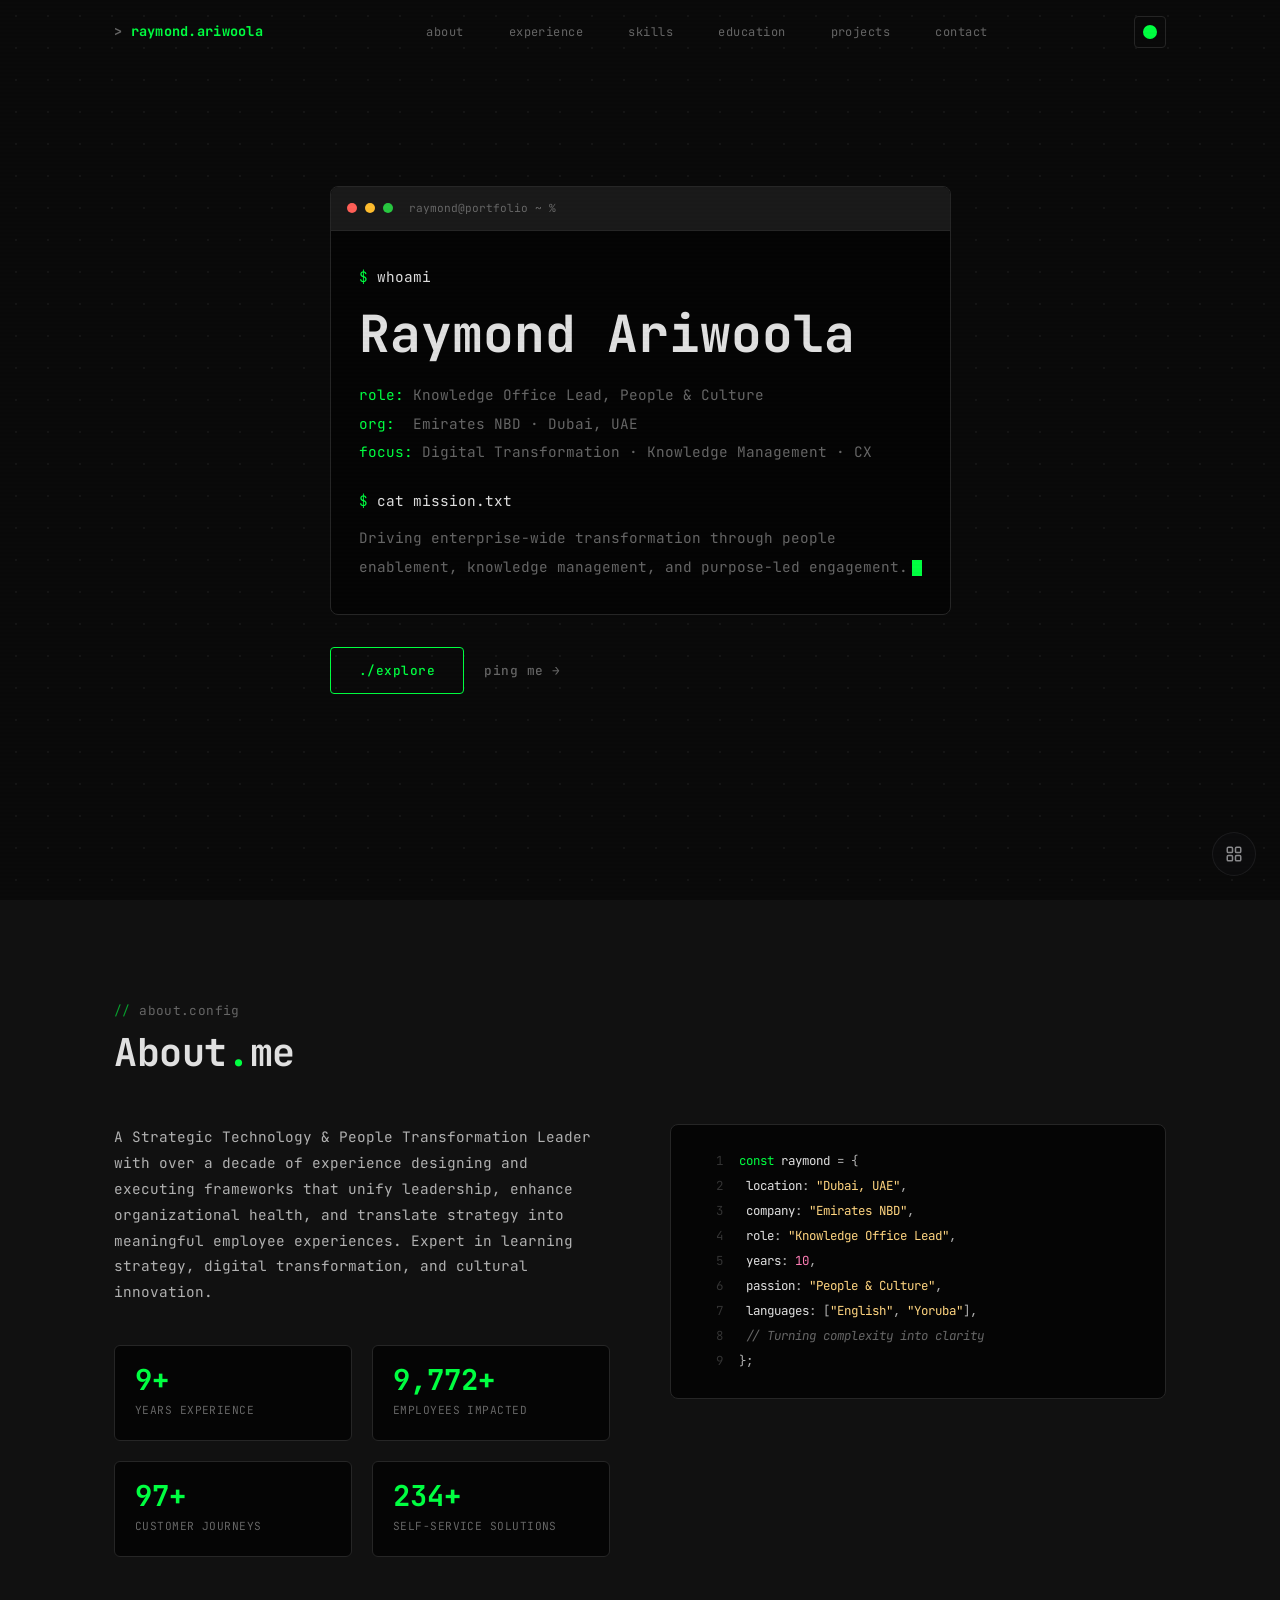
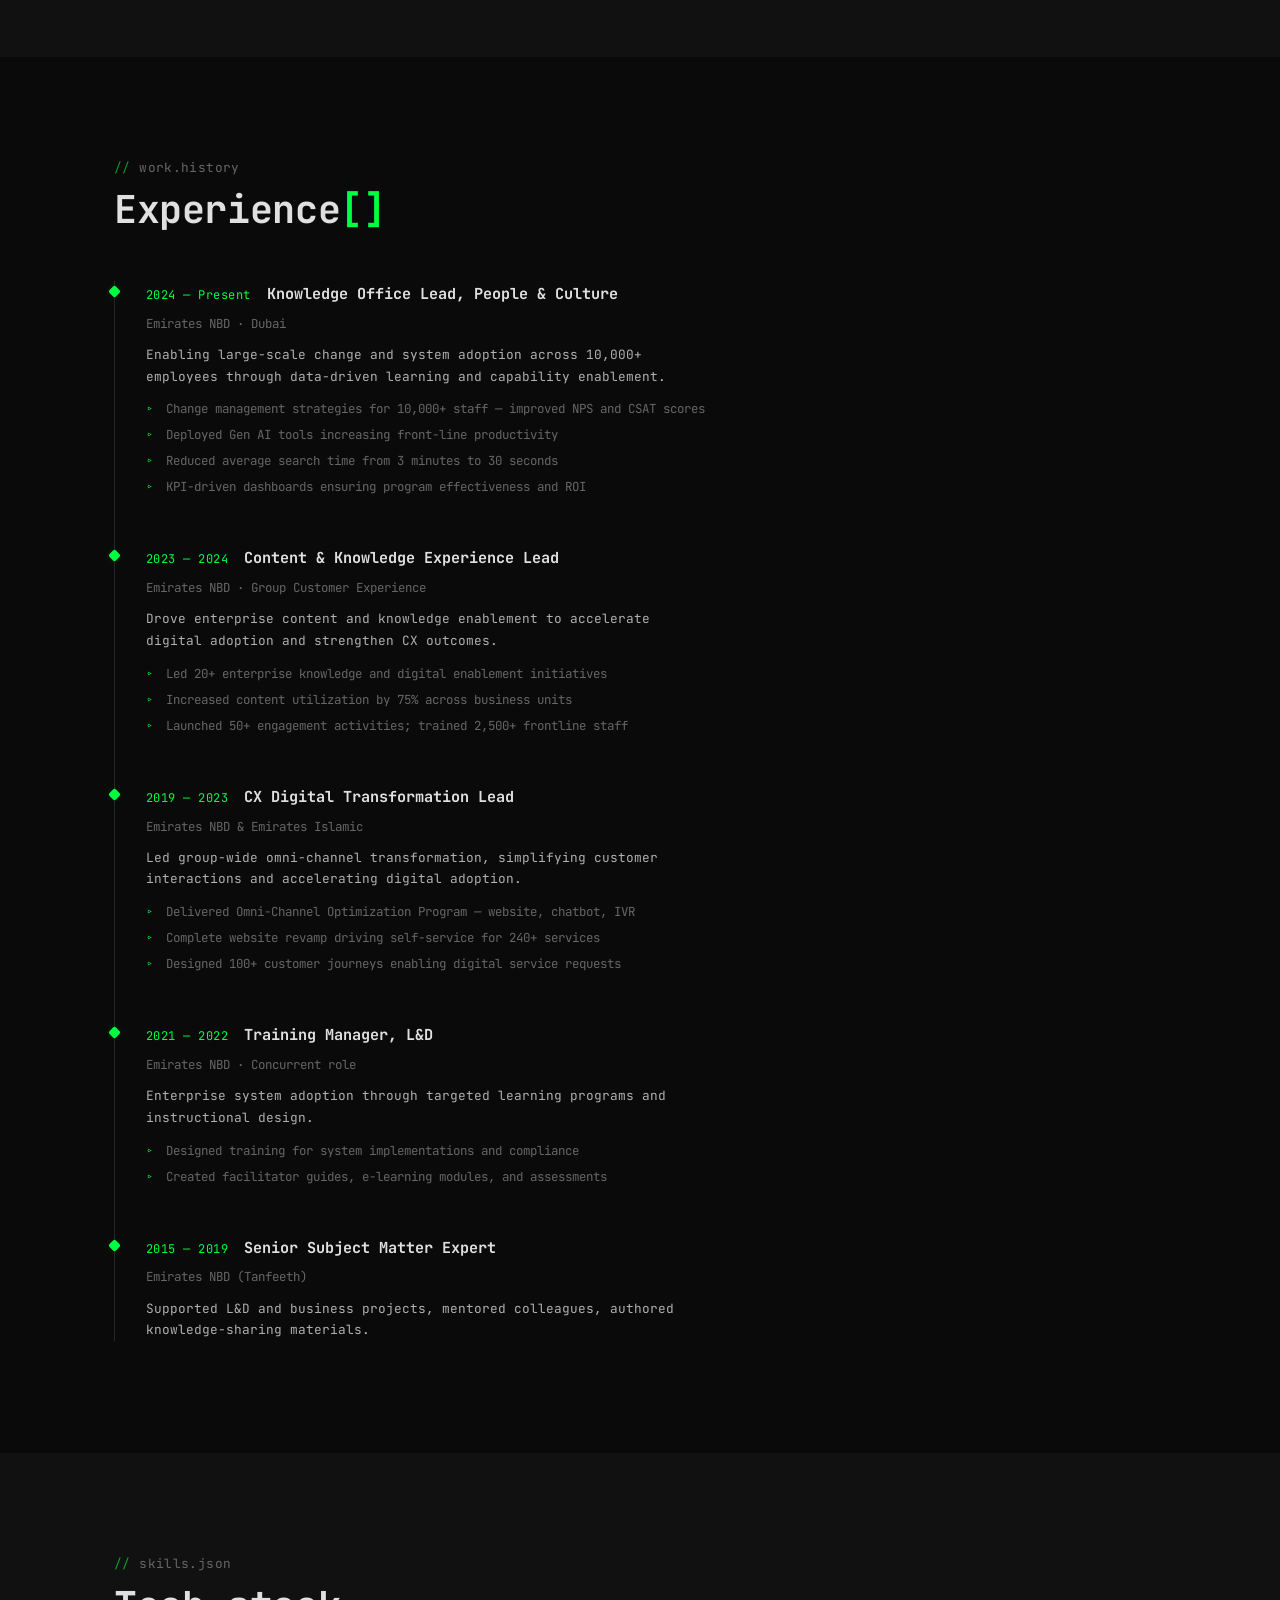
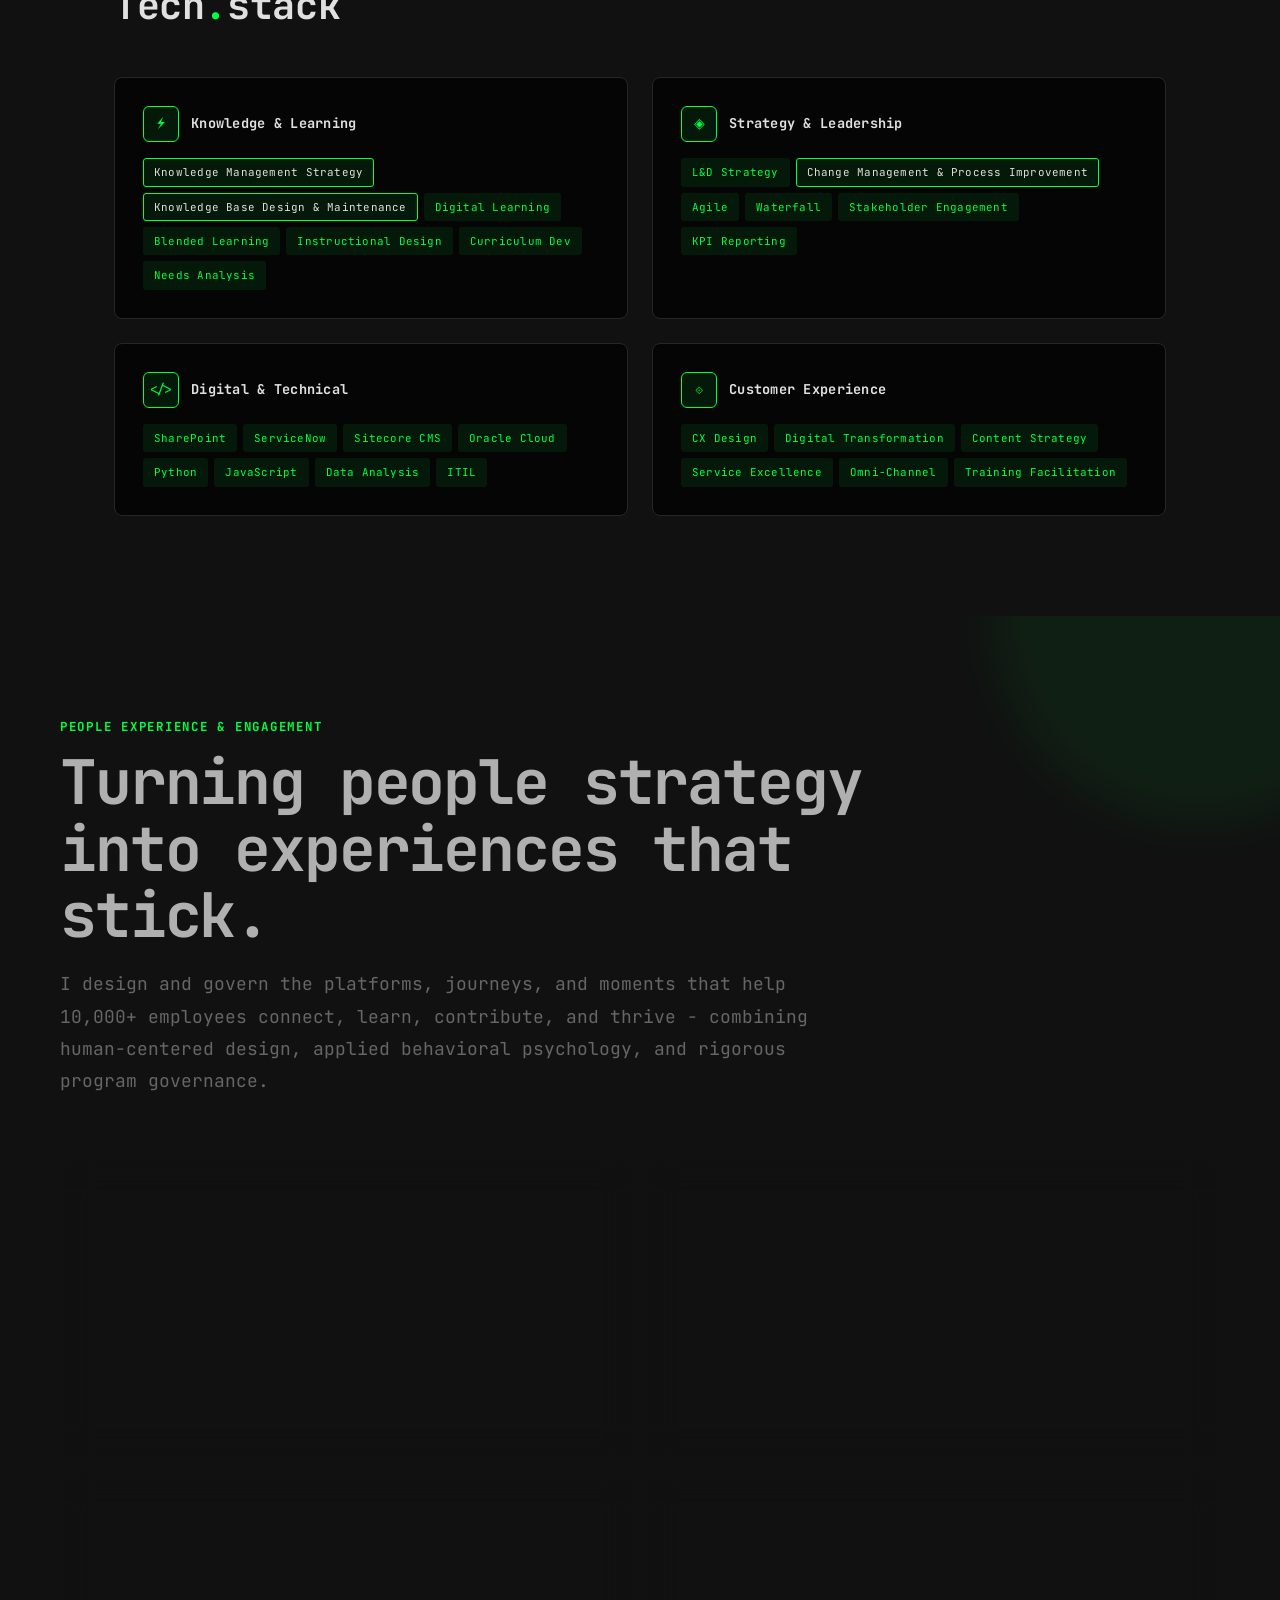
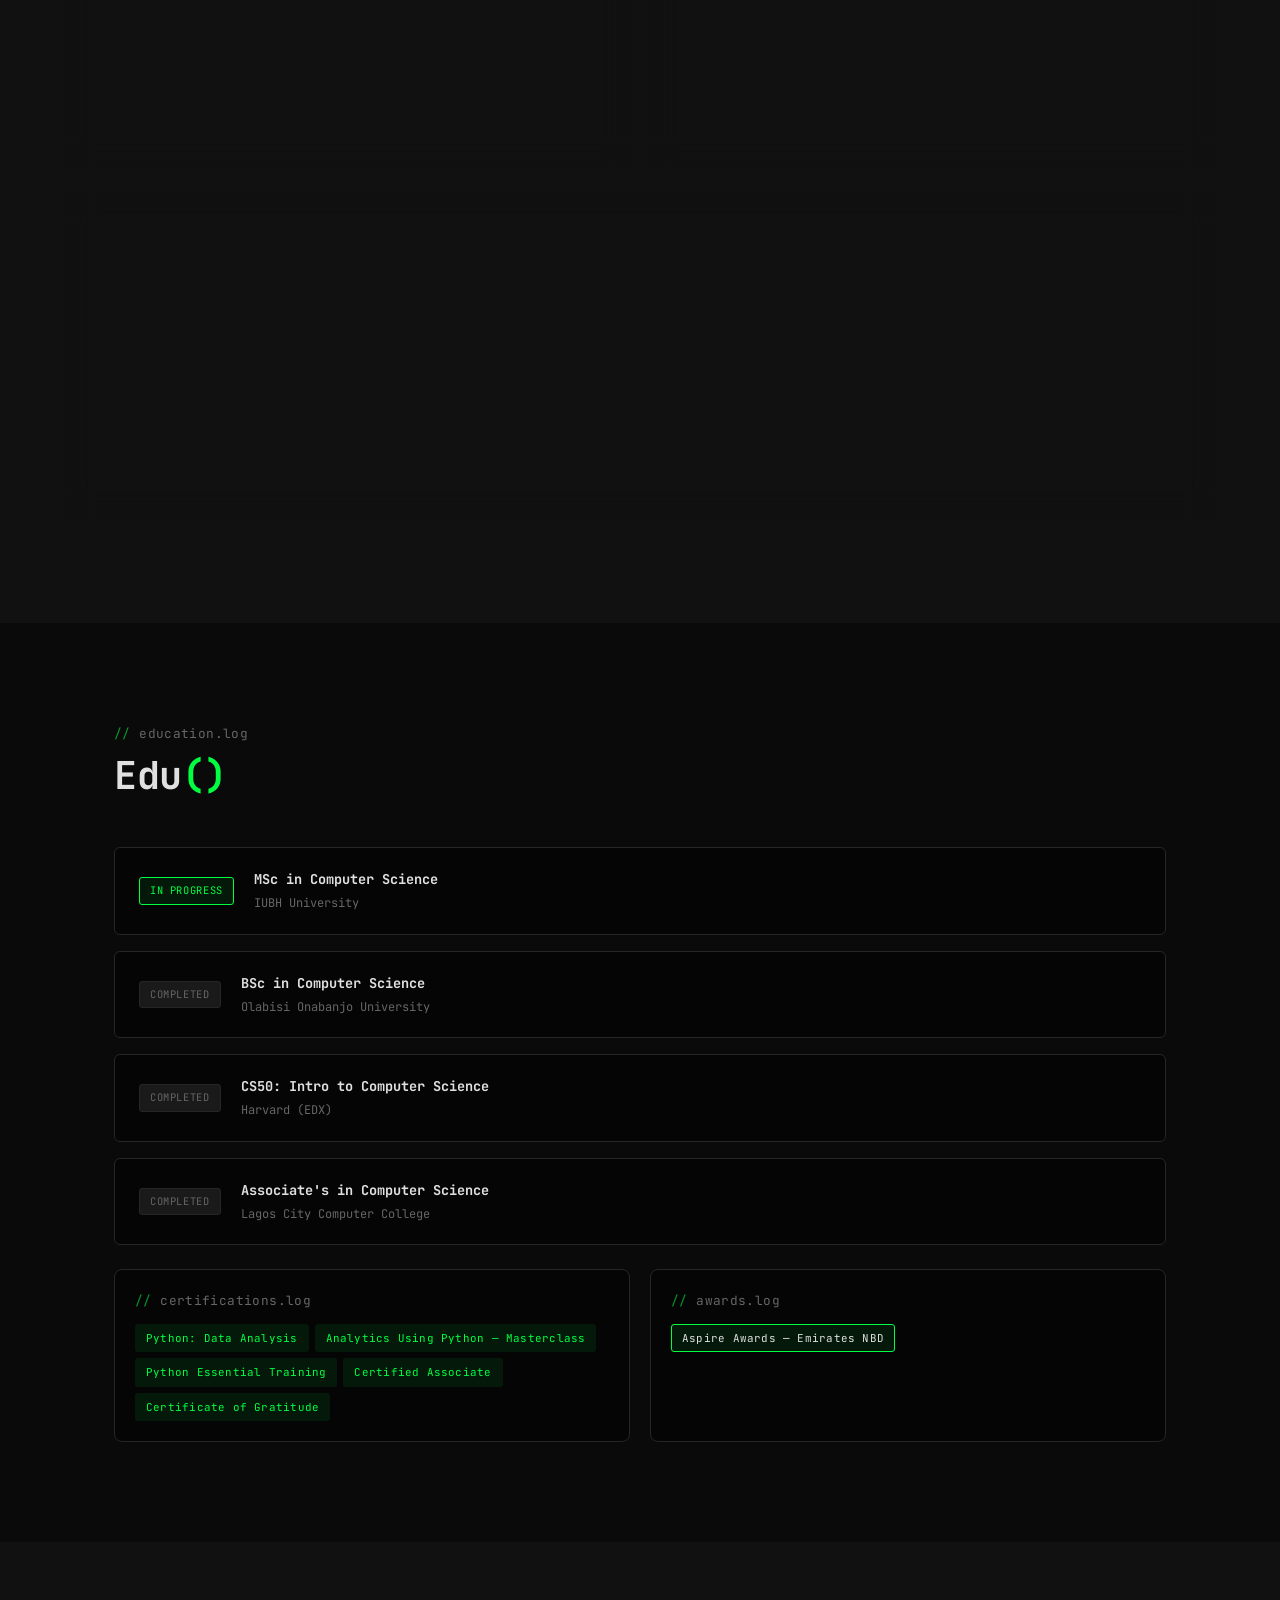
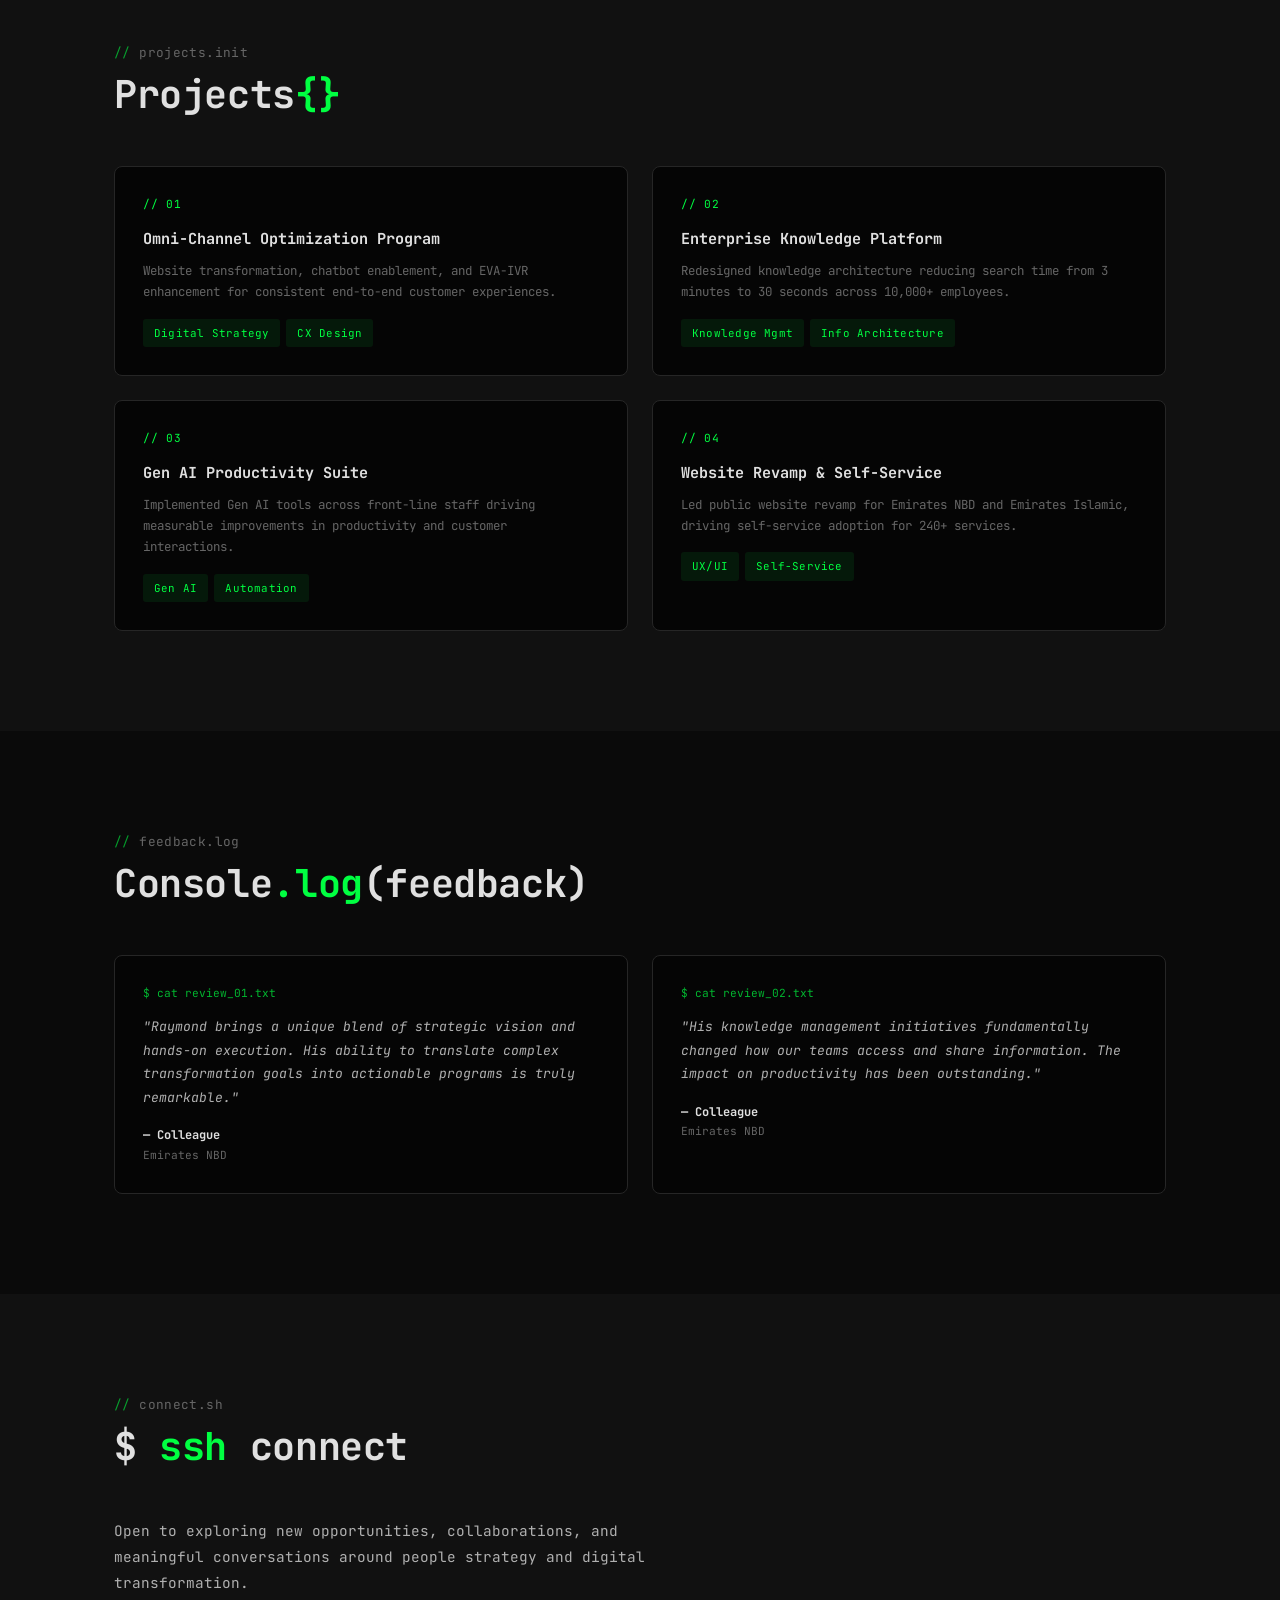
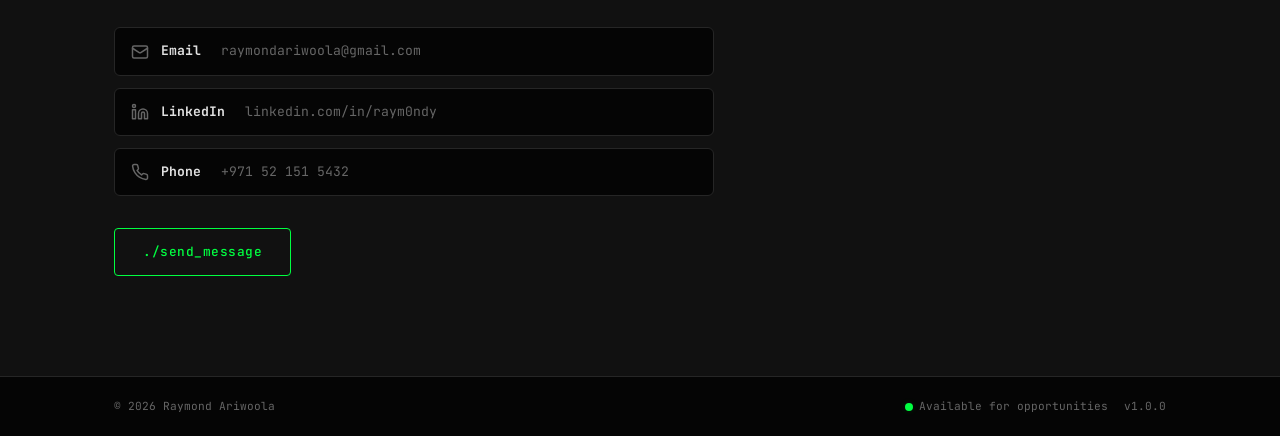
<file: tech-forward/index.html>
<!DOCTYPE html>
<html lang="en" data-theme="dark">
<head>
  <meta charset="UTF-8">
  <meta name="viewport" content="width=device-width, initial-scale=1.0">
  <title>Raymond Ariwoola — Tech-Forward</title>
  <meta name="description" content="Strategic Technology &amp; People Transformation Leader with 10+ years driving enterprise-wide transformation.">

  <link rel="icon" href="data:image/svg+xml,<svg xmlns='http://www.w3.org/2000/svg' viewBox='0 0 100 100'><text x='50' y='72' font-family='monospace' font-size='60' text-anchor='middle' fill='%2300ff41'>R</text></svg>">

  <link rel="preconnect" href="https://fonts.googleapis.com">
  <link rel="preconnect" href="https://fonts.gstatic.com" crossorigin>
  <link href="https://fonts.googleapis.com/css2?family=JetBrains+Mono:wght@300;400;500;700&display=swap" rel="stylesheet">

  <link rel="stylesheet" href="style.css">
</head>
<body>

  <!-- NAV -->
  <nav class="nav" id="nav">
    <div class="nav__inner">
      <a href="#hero" class="nav__logo">raymond.ariwoola</a>
      <div class="nav__links" id="navLinks">
        <a href="#about">about</a>
        <a href="#experience">experience</a>
        <a href="#skills">skills</a>
        <a href="#education">education</a>
        <a href="#portfolio">projects</a>
        <a href="#contact">contact</a>
      </div>
      <div class="nav__right">
        <button class="theme-btn" id="themeToggle" aria-label="Change theme">
          <div class="theme-btn__icon"></div>
        </button>
        <button class="menu-btn" id="menuBtn" aria-label="Menu">
          <span></span><span></span><span></span>
        </button>
      </div>
    </div>
    <div class="palette" id="palette">
      <button class="swatch swatch--navy" data-set-theme="navy" aria-label="Navy"></button>
      <button class="swatch swatch--dark" data-set-theme="dark" aria-label="Dark"></button>
      <button class="swatch swatch--light" data-set-theme="light" aria-label="Light"></button>
      <button class="swatch swatch--vibrant" data-set-theme="vibrant" aria-label="Vibrant"></button>
    </div>
  </nav>

  <div class="mobile-menu" id="mobileMenu">
    <a href="#about">about</a>
    <a href="#experience">experience</a>
    <a href="#skills">skills</a>
    <a href="#education">education</a>
    <a href="#portfolio">projects</a>
    <a href="#contact">contact</a>
  </div>

  <!-- HERO -->
  <section class="hero section" id="hero">
    <div class="wrap">
      <div class="hero__terminal reveal">
        <div class="hero__bar">
          <div class="hero__dot hero__dot--red"></div>
          <div class="hero__dot hero__dot--yellow"></div>
          <div class="hero__dot hero__dot--green"></div>
          <span class="hero__bar-title">raymond@portfolio ~ %</span>
        </div>
        <div class="hero__code">
          <div>
            <span class="hero__prompt">$</span>
            <span class="hero__cmd"> whoami</span>
          </div>
          <div class="hero__name-line" id="heroName">Raymond Ariwoola</div>
          <div class="hero__output">
            <span class="hero__output-line"><span class="accent">role:</span> Knowledge Office Lead, People &amp; Culture</span>
            <span class="hero__output-line"><span class="accent">org:</span>&nbsp; Emirates NBD · Dubai, UAE</span>
            <span class="hero__output-line"><span class="accent">focus:</span> Digital Transformation · Knowledge Management · CX</span>
          </div>
          <div style="margin-top: 20px;">
            <span class="hero__prompt">$</span>
            <span class="hero__cmd"> cat mission.txt</span>
          </div>
          <div class="hero__output" style="margin-top: 8px;">
            Driving enterprise-wide transformation through people<br>
            enablement, knowledge management, and purpose-led engagement.<span class="hero__cursor"></span>
          </div>
        </div>
      </div>

      <div class="hero__actions reveal d2">
        <a href="#about" class="btn btn--primary">./explore</a>
        <a href="#contact" class="btn btn--ghost">ping me</a>
      </div>
    </div>
  </section>

  <!-- ABOUT -->
  <section class="section section--alt" id="about">
    <div class="wrap">
      <p class="comment reveal">about.config</p>
      <h2 class="heading-lg reveal d1">About<span class="accent">.</span>me</h2>

      <div class="about__grid">
        <div>
          <p class="body-text about__desc reveal d2">
            A Strategic Technology &amp; People Transformation Leader with over a decade of experience
            designing and executing frameworks that unify leadership, enhance 
            organizational health, and translate strategy into meaningful employee 
            experiences. Expert in learning strategy, digital transformation, and 
            cultural innovation.
          </p>

          <div class="about__stats reveal d3">
            <div class="stat">
              <div class="stat__value" data-count="10">0</div>
              <div class="stat__label">Years Experience</div>
            </div>
            <div class="stat">
              <div class="stat__value" data-count="10000">0</div>
              <div class="stat__label">Employees Impacted</div>
            </div>
            <div class="stat">
              <div class="stat__value" data-count="100">0</div>
              <div class="stat__label">Customer Journeys</div>
            </div>
            <div class="stat">
              <div class="stat__value" data-count="240">0</div>
              <div class="stat__label">Self-Service Solutions</div>
            </div>
          </div>
        </div>

        <div class="about__code-block reveal d4">
          <div><span class="ln">1</span><span class="kw">const</span> <span class="prop">raymond</span> = {</div>
          <div><span class="ln">2</span>  <span class="prop">location</span>: <span class="str">"Dubai, UAE"</span>,</div>
          <div><span class="ln">3</span>  <span class="prop">company</span>:  <span class="str">"Emirates NBD"</span>,</div>
          <div><span class="ln">4</span>  <span class="prop">role</span>:     <span class="str">"Knowledge Office Lead"</span>,</div>
          <div><span class="ln">5</span>  <span class="prop">years</span>:    <span class="num">10</span>,</div>
          <div><span class="ln">6</span>  <span class="prop">passion</span>:  <span class="str">"People &amp; Culture"</span>,</div>
          <div><span class="ln">7</span>  <span class="prop">languages</span>: [<span class="str">"English"</span>, <span class="str">"Yoruba"</span>],</div>
          <div><span class="ln">8</span>  <span class="cm">// Turning complexity into clarity</span></div>
          <div><span class="ln">9</span>};</div>
        </div>
      </div>
    </div>
  </section>

  <!-- EXPERIENCE -->
  <section class="section" id="experience">
    <div class="wrap">
      <p class="comment reveal">work.history</p>
      <h2 class="heading-lg reveal d1">Experience<span class="accent">[]</span></h2>

      <div class="timeline">
        <div class="tl-item reveal">
          <div class="tl-item__header">
            <span class="tl-item__date">2024 — Present</span>
            <span class="tl-item__title">Knowledge Office Lead, People &amp; Culture</span>
          </div>
          <div class="tl-item__org">Emirates NBD · Dubai</div>
          <p class="tl-item__desc">Enabling large-scale change and system adoption across 10,000+ employees through data-driven learning and capability enablement.</p>
          <div class="tl-item__points">
            <div class="tl-point">Change management strategies for 10,000+ staff — improved NPS and CSAT scores</div>
            <div class="tl-point">Deployed Gen AI tools increasing front-line productivity</div>
            <div class="tl-point">Reduced average search time from 3 minutes to 30 seconds</div>
            <div class="tl-point">KPI-driven dashboards ensuring program effectiveness and ROI</div>
          </div>
        </div>

        <div class="tl-item reveal">
          <div class="tl-item__header">
            <span class="tl-item__date">2023 — 2024</span>
            <span class="tl-item__title">Content &amp; Knowledge Experience Lead</span>
          </div>
          <div class="tl-item__org">Emirates NBD · Group Customer Experience</div>
          <p class="tl-item__desc">Drove enterprise content and knowledge enablement to accelerate digital adoption and strengthen CX outcomes.</p>
          <div class="tl-item__points">
            <div class="tl-point">Led 20+ enterprise knowledge and digital enablement initiatives</div>
            <div class="tl-point">Increased content utilization by 75% across business units</div>
            <div class="tl-point">Launched 50+ engagement activities; trained 2,500+ frontline staff</div>
          </div>
        </div>

        <div class="tl-item reveal">
          <div class="tl-item__header">
            <span class="tl-item__date">2019 — 2023</span>
            <span class="tl-item__title">CX Digital Transformation Lead</span>
          </div>
          <div class="tl-item__org">Emirates NBD &amp; Emirates Islamic</div>
          <p class="tl-item__desc">Led group-wide omni-channel transformation, simplifying customer interactions and accelerating digital adoption.</p>
          <div class="tl-item__points">
            <div class="tl-point">Delivered Omni-Channel Optimization Program — website, chatbot, IVR</div>
            <div class="tl-point">Complete website revamp driving self-service for 240+ services</div>
            <div class="tl-point">Designed 100+ customer journeys enabling digital service requests</div>
          </div>
        </div>

        <div class="tl-item reveal">
          <div class="tl-item__header">
            <span class="tl-item__date">2021 — 2022</span>
            <span class="tl-item__title">Training Manager, L&amp;D</span>
          </div>
          <div class="tl-item__org">Emirates NBD · Concurrent role</div>
          <p class="tl-item__desc">Enterprise system adoption through targeted learning programs and instructional design.</p>
          <div class="tl-item__points">
            <div class="tl-point">Designed training for system implementations and compliance</div>
            <div class="tl-point">Created facilitator guides, e-learning modules, and assessments</div>
          </div>
        </div>

        <div class="tl-item reveal">
          <div class="tl-item__header">
            <span class="tl-item__date">2015 — 2019</span>
            <span class="tl-item__title">Senior Subject Matter Expert</span>
          </div>
          <div class="tl-item__org">Emirates NBD (Tanfeeth)</div>
          <p class="tl-item__desc">Supported L&amp;D and business projects, mentored colleagues, authored knowledge-sharing materials.</p>
        </div>
      </div>
    </div>
  </section>

  <!-- SKILLS -->
  <section class="section section--alt" id="skills">
    <div class="wrap">
      <p class="comment reveal">skills.json</p>
      <h2 class="heading-lg reveal d1">Tech<span class="accent">.</span>stack</h2>

      <div class="skills__grid">
        <div class="skill-card reveal d1">
          <div class="skill-card__header">
            <div class="skill-card__icon">⚡</div>
            <div class="skill-card__title">Knowledge &amp; Learning</div>
          </div>
          <div class="skill-card__tags">
            <span class="tag tag--featured">Knowledge Management Strategy</span>
            <span class="tag tag--featured">Knowledge Base Design &amp; Maintenance</span>
            <span class="tag">Digital Learning</span>
            <span class="tag">Blended Learning</span>
            <span class="tag">Instructional Design</span>
            <span class="tag">Curriculum Dev</span>
            <span class="tag">Needs Analysis</span>
          </div>
        </div>

        <div class="skill-card reveal d2">
          <div class="skill-card__header">
            <div class="skill-card__icon">◈</div>
            <div class="skill-card__title">Strategy &amp; Leadership</div>
          </div>
          <div class="skill-card__tags">
            <span class="tag">L&D Strategy</span>
            <span class="tag tag--featured">Change Management &amp; Process Improvement</span>
            <span class="tag">Agile</span>
            <span class="tag">Waterfall</span>
            <span class="tag">Stakeholder Engagement</span>
            <span class="tag">KPI Reporting</span>
          </div>
        </div>

        <div class="skill-card reveal d3">
          <div class="skill-card__header">
            <div class="skill-card__icon">&lt;/&gt;</div>
            <div class="skill-card__title">Digital &amp; Technical</div>
          </div>
          <div class="skill-card__tags">
            <span class="tag">SharePoint</span>
            <span class="tag">ServiceNow</span>
            <span class="tag">Sitecore CMS</span>
            <span class="tag">Oracle Cloud</span>
            <span class="tag">Python</span>
            <span class="tag">JavaScript</span>
            <span class="tag">Data Analysis</span>
            <span class="tag">ITIL</span>
          </div>
        </div>

        <div class="skill-card reveal d4">
          <div class="skill-card__header">
            <div class="skill-card__icon">⟐</div>
            <div class="skill-card__title">Customer Experience</div>
          </div>
          <div class="skill-card__tags">
            <span class="tag">CX Design</span>
            <span class="tag">Digital Transformation</span>
            <span class="tag">Content Strategy</span>
            <span class="tag">Service Excellence</span>
            <span class="tag">Omni-Channel</span>
            <span class="tag">Training Facilitation</span>
          </div>
        </div>
      </div>
    </div>
  </section>

  <!-- EDUCATION -->
  <section class="section" id="education">
    <div class="wrap">
      <p class="comment reveal">education.log</p>
      <h2 class="heading-lg reveal d1">Edu<span class="accent">()</span></h2>

      <div class="edu-list">
        <div class="edu-item reveal d1">
          <span class="edu-item__status edu-item__status--active">IN PROGRESS</span>
          <div class="edu-item__info">
            <div class="edu-item__degree">MSc in Computer Science</div>
            <div class="edu-item__school">IUBH University</div>
          </div>
        </div>

        <div class="edu-item reveal d2">
          <span class="edu-item__status edu-item__status--done">COMPLETED</span>
          <div class="edu-item__info">
            <div class="edu-item__degree">BSc in Computer Science</div>
            <div class="edu-item__school">Olabisi Onabanjo University</div>
          </div>
        </div>

        <div class="edu-item reveal d3">
          <span class="edu-item__status edu-item__status--done">COMPLETED</span>
          <div class="edu-item__info">
            <div class="edu-item__degree">CS50: Intro to Computer Science</div>
            <div class="edu-item__school">Harvard (EDX)</div>
          </div>
        </div>

        <div class="edu-item reveal d4">
          <span class="edu-item__status edu-item__status--done">COMPLETED</span>
          <div class="edu-item__info">
            <div class="edu-item__degree">Associate's in Computer Science</div>
            <div class="edu-item__school">Lagos City Computer College</div>
          </div>
        </div>
      </div>

      <div class="edu-extras">
        <div class="edu-extras__block reveal">
          <p class="comment">certifications.log</p>
          <div class="edu-extras__list">
            <span class="tag">Python: Data Analysis</span>
            <span class="tag">Analytics Using Python — Masterclass</span>
            <span class="tag">Python Essential Training</span>
            <span class="tag">Certified Associate</span>
            <span class="tag">Certificate of Gratitude</span>
          </div>
        </div>
        <div class="edu-extras__block reveal">
          <p class="comment">awards.log</p>
          <div class="edu-extras__list">
            <span class="tag tag--featured">Aspire Awards — Emirates NBD</span>
          </div>
        </div>
      </div>
    </div>
  </section>

  <!-- PORTFOLIO -->
  <section class="section section--alt" id="portfolio">
    <div class="wrap">
      <p class="comment reveal">projects.init</p>
      <h2 class="heading-lg reveal d1">Projects<span class="accent">{}</span></h2>

      <div class="portfolio__grid">
        <div class="project-card reveal d1">
          <div class="project-card__idx">// 01</div>
          <h3 class="project-card__title">Omni-Channel Optimization Program</h3>
          <p class="project-card__desc">Website transformation, chatbot enablement, and EVA-IVR enhancement for consistent end-to-end customer experiences.</p>
          <div class="project-card__tags">
            <span class="tag">Digital Strategy</span>
            <span class="tag">CX Design</span>
          </div>
        </div>

        <div class="project-card reveal d2">
          <div class="project-card__idx">// 02</div>
          <h3 class="project-card__title">Enterprise Knowledge Platform</h3>
          <p class="project-card__desc">Redesigned knowledge architecture reducing search time from 3 minutes to 30 seconds across 10,000+ employees.</p>
          <div class="project-card__tags">
            <span class="tag">Knowledge Mgmt</span>
            <span class="tag">Info Architecture</span>
          </div>
        </div>

        <div class="project-card reveal d3">
          <div class="project-card__idx">// 03</div>
          <h3 class="project-card__title">Gen AI Productivity Suite</h3>
          <p class="project-card__desc">Implemented Gen AI tools across front-line staff driving measurable improvements in productivity and customer interactions.</p>
          <div class="project-card__tags">
            <span class="tag">Gen AI</span>
            <span class="tag">Automation</span>
          </div>
        </div>

        <div class="project-card reveal d4">
          <div class="project-card__idx">// 04</div>
          <h3 class="project-card__title">Website Revamp &amp; Self-Service</h3>
          <p class="project-card__desc">Led public website revamp for Emirates NBD and Emirates Islamic, driving self-service adoption for 240+ services.</p>
          <div class="project-card__tags">
            <span class="tag">UX/UI</span>
            <span class="tag">Self-Service</span>
          </div>
        </div>
      </div>
    </div>
  </section>

  <!-- TESTIMONIALS -->
  <section class="section" id="testimonials">
    <div class="wrap">
      <p class="comment reveal">feedback.log</p>
      <h2 class="heading-lg reveal d1">Console<span class="accent">.log</span>(feedback)</h2>

      <div class="testimonials__grid">
        <div class="quote-block reveal d1">
          <div class="quote-block__prompt">$ cat review_01.txt</div>
          <p class="quote-block__text">"Raymond brings a unique blend of strategic vision and hands-on execution. His ability to translate complex transformation goals into actionable programs is truly remarkable."</p>
          <div class="quote-block__author">— Colleague</div>
          <div class="quote-block__role">Emirates NBD</div>
        </div>

        <div class="quote-block reveal d2">
          <div class="quote-block__prompt">$ cat review_02.txt</div>
          <p class="quote-block__text">"His knowledge management initiatives fundamentally changed how our teams access and share information. The impact on productivity has been outstanding."</p>
          <div class="quote-block__author">— Colleague</div>
          <div class="quote-block__role">Emirates NBD</div>
        </div>
      </div>
    </div>
  </section>

  <!-- CONTACT -->
  <section class="section section--alt" id="contact">
    <div class="wrap">
      <p class="comment reveal">connect.sh</p>
      <h2 class="heading-lg reveal d1">$ <span class="accent">ssh</span> connect</h2>

      <div class="contact__inner">
        <p class="body-text reveal d2">
          Open to exploring new opportunities, collaborations, and meaningful 
          conversations around people strategy and digital transformation.
        </p>

        <div class="contact__links reveal d3">
          <a href="mailto:raymondariwoola@gmail.com" class="contact__link">
            <svg xmlns="http://www.w3.org/2000/svg" viewBox="0 0 24 24" fill="none" stroke="currentColor" stroke-width="2" stroke-linecap="round" stroke-linejoin="round"><rect width="20" height="16" x="2" y="4" rx="2"/><path d="m22 7-8.97 5.7a1.94 1.94 0 0 1-2.06 0L2 7"/></svg>
            <span class="contact__link-label">Email</span>
            <span class="contact__link-value">raymondariwoola@gmail.com</span>
          </a>
          <a href="https://www.linkedin.com/in/raym0ndy" target="_blank" rel="noopener noreferrer" class="contact__link">
            <svg xmlns="http://www.w3.org/2000/svg" viewBox="0 0 24 24" fill="none" stroke="currentColor" stroke-width="2" stroke-linecap="round" stroke-linejoin="round"><path d="M16 8a6 6 0 0 1 6 6v7h-4v-7a2 2 0 0 0-2-2 2 2 0 0 0-2 2v7h-4v-7a6 6 0 0 1 6-6z"/><rect width="4" height="12" x="2" y="9"/><circle cx="4" cy="4" r="2"/></svg>
            <span class="contact__link-label">LinkedIn</span>
            <span class="contact__link-value">linkedin.com/in/raym0ndy</span>
          </a>
          <a href="tel:+971521515432" class="contact__link">
            <svg xmlns="http://www.w3.org/2000/svg" viewBox="0 0 24 24" fill="none" stroke="currentColor" stroke-width="2" stroke-linecap="round" stroke-linejoin="round"><path d="M22 16.92v3a2 2 0 0 1-2.18 2 19.79 19.79 0 0 1-8.63-3.07 19.5 19.5 0 0 1-6-6 19.79 19.79 0 0 1-3.07-8.67A2 2 0 0 1 4.11 2h3a2 2 0 0 1 2 1.72c.127.96.361 1.903.7 2.81a2 2 0 0 1-.45 2.11L8.09 9.91a16 16 0 0 0 6 6l1.27-1.27a2 2 0 0 1 2.11-.45c.907.339 1.85.573 2.81.7A2 2 0 0 1 22 16.92z"/></svg>
            <span class="contact__link-label">Phone</span>
            <span class="contact__link-value">+971 52 151 5432</span>
          </a>
        </div>

        <a href="mailto:raymondariwoola@gmail.com" class="btn btn--primary reveal d4">./send_message</a>
      </div>
    </div>
  </section>

  <!-- FOOTER -->
  <footer class="footer">
    <div class="wrap">
      <div class="footer__inner">
        <span>&copy; <script>document.write(new Date().getFullYear())</script> Raymond Ariwoola</span>
        <div class="footer__status">
          <span class="footer__indicator">Available for opportunities</span>
          <span>v1.0.0</span>
        </div>
      </div>
    </div>
  </footer>

  <button class="btt" id="btt" aria-label="Back to top">
    <svg xmlns="http://www.w3.org/2000/svg" width="16" height="16" viewBox="0 0 24 24" fill="none" stroke="currentColor" stroke-width="2" stroke-linecap="round" stroke-linejoin="round"><path d="m18 15-6-6-6 6"/></svg>
  </button>

  <script src="script.js"></script>
  <script src="/assets/people-experience.js"></script>
  <script src="/assets/mailto-help.js"></script>
  <script src="/assets/resume-fab.js" defer></script>
  <link rel="stylesheet" href="/assets/projects-launcher.css">
  <script src="/assets/projects-launcher.js" defer></script>
  <script src="/assets/cloudflare-web-analytics.js" defer></script>
</body>
</html>
</file>
<file: tech-forward/style.css>
/* ===================================================================
   RAYMOND ARIWOOLA — Tech-Forward
   Developer aesthetic · Code-inspired · Professional edge
   =================================================================== */

/* --- THEMES -------------------------------------------------------- */
[data-theme="navy"] {
  --bg:         #0a192f;
  --bg-alt:     #112240;
  --surface:    #1d3461;
  --border:     #233554;
  --text:       #ccd6f6;
  --text-muted: #8892b0;
  --heading:    #e6f1ff;
  --accent:     #64ffda;
  --accent-dim: rgba(100, 255, 218, .1);
  --glow:       rgba(100, 255, 218, .15);
  --code-bg:    #0d1b2a;
  --line-num:   #3d5a80;
  --cursor:     #64ffda;
}

[data-theme="dark"] {
  --bg:         #0a0a0a;
  --bg-alt:     #111111;
  --surface:    #1a1a1a;
  --border:     #262626;
  --text:       #b0b0b0;
  --text-muted: #666666;
  --heading:    #e0e0e0;
  --accent:     #00ff41;
  --accent-dim: rgba(0, 255, 65, .08);
  --glow:       rgba(0, 255, 65, .12);
  --code-bg:    #050505;
  --line-num:   #333333;
  --cursor:     #00ff41;
}

[data-theme="light"] {
  --bg:         #f8f8f8;
  --bg-alt:     #ffffff;
  --surface:    #eaeaea;
  --border:     #d4d4d4;
  --text:       #3c3c3c;
  --text-muted: #767676;
  --heading:    #1a1a1a;
  --accent:     #0066ff;
  --accent-dim: rgba(0, 102, 255, .07);
  --glow:       rgba(0, 102, 255, .1);
  --code-bg:    #f0f0f0;
  --line-num:   #b0b0b0;
  --cursor:     #0066ff;
}

[data-theme="vibrant"] {
  --bg:         #13041f;
  --bg-alt:     #1a0a2e;
  --surface:    #2d1450;
  --border:     #3d1a6e;
  --text:       #d4bfff;
  --text-muted: #9370db;
  --heading:    #f0e6ff;
  --accent:     #ff006e;
  --accent-dim: rgba(255, 0, 110, .1);
  --glow:       rgba(255, 0, 110, .15);
  --code-bg:    #0f0318;
  --line-num:   #4a2080;
  --cursor:     #ff006e;
}

/* --- RESET --------------------------------------------------------- */
*, *::before, *::after { margin: 0; padding: 0; box-sizing: border-box; }

html {
  scroll-behavior: smooth;
  font-size: 16px;
  -webkit-text-size-adjust: 100%;
}

body {
  font-family: 'JetBrains Mono', 'Fira Code', 'Cascadia Code', monospace;
  background: var(--bg);
  color: var(--text);
  line-height: 1.7;
  overflow-x: hidden;
  transition: background .4s, color .4s;
}

img, svg { display: block; max-width: 100%; }
a { color: inherit; text-decoration: none; }
button { font: inherit; cursor: pointer; border: none; background: none; color: inherit; }

::selection {
  background: var(--accent);
  color: var(--bg);
}

/* --- LAYOUT -------------------------------------------------------- */
.wrap {
  max-width: 1100px;
  margin: 0 auto;
  padding: 0 24px;
}

.section {
  padding: 100px 0;
  position: relative;
}

.section--alt { background: var(--bg-alt); }

/* --- NAV ----------------------------------------------------------- */
.nav {
  position: fixed;
  top: 0;
  left: 0;
  right: 0;
  z-index: 100;
  padding: 16px 0;
  transition: background .3s, backdrop-filter .3s, border-color .3s;
  border-bottom: 1px solid transparent;
}

.nav--scrolled {
  background: rgba(10, 10, 10, .85);
  backdrop-filter: blur(12px);
  -webkit-backdrop-filter: blur(12px);
  border-bottom-color: var(--border);
}

[data-theme="light"] .nav--scrolled {
  background: rgba(248, 248, 248, .9);
}

.nav__inner {
  max-width: 1100px;
  margin: 0 auto;
  padding: 0 24px;
  display: flex;
  align-items: center;
  justify-content: space-between;
}

.nav__logo {
  font-size: .85rem;
  font-weight: 700;
  color: var(--accent);
  letter-spacing: .02em;
}

.nav__logo::before {
  content: '> ';
  color: var(--text-muted);
}

.nav__links {
  display: flex;
  gap: 28px;
}

.nav__links a {
  font-size: .75rem;
  color: var(--text-muted);
  letter-spacing: .04em;
  text-transform: lowercase;
  transition: color .2s;
  position: relative;
}

.nav__links a::before {
  content: './';
  color: var(--accent);
  opacity: 0;
  transition: opacity .2s;
  margin-right: 2px;
}

.nav__links a:hover,
.nav__links a.active {
  color: var(--heading);
}

.nav__links a:hover::before,
.nav__links a.active::before {
  opacity: 1;
}

.nav__right {
  display: flex;
  align-items: center;
  gap: 12px;
}

/* Theme toggle */
.theme-btn {
  width: 32px;
  height: 32px;
  border: 1px solid var(--border);
  border-radius: 4px;
  display: grid;
  place-items: center;
  transition: border-color .2s, background .2s;
  position: relative;
}

.theme-btn:hover {
  border-color: var(--accent);
  background: var(--accent-dim);
}

.theme-btn__icon {
  width: 14px;
  height: 14px;
  border-radius: 50%;
  background: var(--accent);
}

/* Palette */
.palette {
  position: absolute;
  top: 100%;
  right: 24px;
  margin-top: 8px;
  display: flex;
  gap: 6px;
  padding: 8px 10px;
  background: var(--surface);
  border: 1px solid var(--border);
  border-radius: 6px;
  opacity: 0;
  visibility: hidden;
  transform: translateY(-6px);
  transition: opacity .2s, transform .2s, visibility .2s;
}

.palette.open {
  opacity: 1;
  visibility: visible;
  transform: translateY(0);
}

.swatch {
  width: 22px;
  height: 22px;
  border-radius: 4px;
  border: 2px solid transparent;
  transition: border-color .2s, transform .15s;
}

.swatch:hover { transform: scale(1.15); }
.swatch.active { border-color: var(--heading); }

.swatch--navy    { background: #64ffda; }
.swatch--dark    { background: #00ff41; }
.swatch--light   { background: #0066ff; }
.swatch--vibrant { background: #ff006e; }

/* Mobile menu btn */
.menu-btn {
  display: none;
  flex-direction: column;
  gap: 5px;
  width: 24px;
  padding: 4px 0;
}

.menu-btn span {
  display: block;
  height: 2px;
  background: var(--text);
  border-radius: 1px;
  transition: transform .3s, opacity .3s;
}

.menu-btn.active span:nth-child(1) { transform: translateY(7px) rotate(45deg); }
.menu-btn.active span:nth-child(2) { opacity: 0; }
.menu-btn.active span:nth-child(3) { transform: translateY(-7px) rotate(-45deg); }

/* Mobile menu */
.mobile-menu {
  position: fixed;
  inset: 0;
  z-index: 90;
  background: var(--bg);
  display: flex;
  flex-direction: column;
  align-items: center;
  justify-content: center;
  gap: 28px;
  opacity: 0;
  visibility: hidden;
  transition: opacity .3s, visibility .3s;
}

.mobile-menu.open {
  opacity: 1;
  visibility: visible;
}

.mobile-menu a {
  font-size: 1.1rem;
  color: var(--text-muted);
  letter-spacing: .06em;
  transition: color .2s;
}

.mobile-menu a::before {
  content: '$ ';
  color: var(--accent);
}

.mobile-menu a:hover { color: var(--heading); }

/* --- TYPOGRAPHY ---------------------------------------------------- */
.comment {
  font-size: .8rem;
  color: var(--text-muted);
  letter-spacing: .03em;
  margin-bottom: 8px;
}

.comment::before { content: '// '; color: var(--accent); opacity: .6; }

.heading-xl {
  font-size: clamp(2.4rem, 6vw, 4.5rem);
  font-weight: 700;
  color: var(--heading);
  line-height: 1.1;
  letter-spacing: -.02em;
}

.heading-lg {
  font-size: clamp(1.6rem, 3.5vw, 2.4rem);
  font-weight: 700;
  color: var(--heading);
  line-height: 1.2;
  letter-spacing: -.01em;
  margin-bottom: 48px;
}

.heading-md {
  font-size: 1rem;
  font-weight: 700;
  color: var(--heading);
  line-height: 1.4;
}

.body-text {
  font-size: .9rem;
  line-height: 1.8;
  max-width: 600px;
}

.body-sm {
  font-size: .8rem;
  color: var(--text-muted);
  line-height: 1.7;
}

.accent { color: var(--accent); }

/* --- BUTTONS ------------------------------------------------------- */
.btn {
  display: inline-flex;
  align-items: center;
  gap: 8px;
  font-size: .8rem;
  font-weight: 500;
  letter-spacing: .04em;
  border-radius: 4px;
  transition: all .25s;
}

.btn--primary {
  padding: 12px 28px;
  border: 1px solid var(--accent);
  color: var(--accent);
  background: transparent;
}

.btn--primary:hover {
  background: var(--accent-dim);
  box-shadow: 0 0 20px var(--glow);
}

.btn--ghost {
  color: var(--text-muted);
  padding: 12px 0;
}

.btn--ghost::after {
  content: '→';
  transition: transform .2s;
}

.btn--ghost:hover {
  color: var(--accent);
}

.btn--ghost:hover::after {
  transform: translateX(4px);
}

/* --- HERO ---------------------------------------------------------- */
.hero {
  min-height: 100vh;
  display: flex;
  align-items: center;
  padding-top: 80px;
  position: relative;
}

.hero__terminal {
  background: var(--code-bg);
  border: 1px solid var(--border);
  border-radius: 8px;
  overflow: hidden;
  max-width: 720px;
}

.hero__bar {
  display: flex;
  align-items: center;
  gap: 8px;
  padding: 12px 16px;
  background: var(--surface);
  border-bottom: 1px solid var(--border);
}

.hero__dot {
  width: 10px;
  height: 10px;
  border-radius: 50%;
}

.hero__dot--red    { background: #ff5f57; }
.hero__dot--yellow { background: #febc2e; }
.hero__dot--green  { background: #28c840; }

.hero__bar-title {
  font-size: .7rem;
  color: var(--text-muted);
  margin-left: 8px;
}

.hero__code {
  padding: 32px 28px;
  font-size: clamp(.75rem, 1.5vw, .9rem);
  line-height: 2;
}

.hero__prompt {
  color: var(--accent);
}

.hero__cmd {
  color: var(--heading);
}

.hero__output {
  color: var(--text-muted);
  margin-top: 16px;
}

.hero__output-line {
  display: block;
}

.hero__name-line {
  font-size: clamp(1.8rem, 5vw, 3.2rem);
  font-weight: 700;
  color: var(--heading);
  line-height: 1.2;
  margin-top: 12px;
}

.hero__cursor {
  display: inline-block;
  width: 10px;
  height: 1.1em;
  background: var(--cursor);
  margin-left: 4px;
  animation: blink 1s step-end infinite;
  vertical-align: text-bottom;
}

@keyframes blink {
  0%, 100% { opacity: 1; }
  50%      { opacity: 0; }
}

.hero__subtext {
  margin-top: 32px;
  max-width: 540px;
}

.hero__subtext p {
  font-size: .85rem;
  color: var(--text-muted);
  line-height: 1.8;
}

.hero__actions {
  display: flex;
  gap: 20px;
  margin-top: 32px;
  flex-wrap: wrap;
}

/* --- GRID DOTS (background) ---------------------------------------- */
.hero::before {
  content: '';
  position: absolute;
  inset: 0;
  background-image: radial-gradient(var(--border) 1px, transparent 1px);
  background-size: 32px 32px;
  opacity: .4;
  pointer-events: none;
}

/* --- ABOUT --------------------------------------------------------- */
.about__grid {
  display: grid;
  grid-template-columns: 1fr 1fr;
  gap: 60px;
  align-items: start;
}

.about__desc {
  margin-bottom: 40px;
}

.about__stats {
  display: grid;
  grid-template-columns: 1fr 1fr;
  gap: 20px;
}

.stat {
  padding: 20px;
  background: var(--code-bg);
  border: 1px solid var(--border);
  border-radius: 6px;
  transition: border-color .3s, box-shadow .3s;
}

.stat:hover {
  border-color: var(--accent);
  box-shadow: 0 0 20px var(--glow);
}

.stat__value {
  font-size: 1.8rem;
  font-weight: 700;
  color: var(--accent);
  line-height: 1;
  margin-bottom: 6px;
}

.stat__label {
  font-size: .7rem;
  color: var(--text-muted);
  letter-spacing: .04em;
  text-transform: uppercase;
}

.about__code-block {
  background: var(--code-bg);
  border: 1px solid var(--border);
  border-radius: 8px;
  padding: 24px;
  font-size: .78rem;
  line-height: 2;
  overflow-x: auto;
}

.about__code-block .ln {
  color: var(--line-num);
  user-select: none;
  display: inline-block;
  width: 28px;
  text-align: right;
  margin-right: 16px;
}

.about__code-block .kw { color: var(--accent); }
.about__code-block .str { color: #ffd580; }
.about__code-block .cm { color: var(--text-muted); font-style: italic; }
.about__code-block .prop { color: var(--heading); }
.about__code-block .num { color: #ff7eb6; }

[data-theme="light"] .about__code-block .str { color: #d14; }
[data-theme="light"] .about__code-block .num { color: #0086b3; }

/* --- EXPERIENCE ---------------------------------------------------- */
.timeline {
  position: relative;
  padding-left: 32px;
}

.timeline::before {
  content: '';
  position: absolute;
  left: 0;
  top: 0;
  bottom: 0;
  width: 1px;
  background: var(--border);
}

.tl-item {
  position: relative;
  padding-bottom: 48px;
}

.tl-item:last-child { padding-bottom: 0; }

.tl-item::before {
  content: '';
  position: absolute;
  left: -36px;
  top: 6px;
  width: 9px;
  height: 9px;
  background: var(--accent);
  border-radius: 2px;
  transform: rotate(45deg);
  box-shadow: 0 0 8px var(--glow);
}

.tl-item__header {
  display: flex;
  align-items: baseline;
  gap: 16px;
  flex-wrap: wrap;
  margin-bottom: 6px;
}

.tl-item__date {
  font-size: .75rem;
  color: var(--accent);
  letter-spacing: .04em;
  white-space: nowrap;
}

.tl-item__title {
  font-size: .95rem;
  font-weight: 700;
  color: var(--heading);
}

.tl-item__org {
  font-size: .78rem;
  color: var(--text-muted);
  margin-bottom: 10px;
}

.tl-item__desc {
  font-size: .8rem;
  color: var(--text);
  line-height: 1.7;
  margin-bottom: 12px;
  max-width: 560px;
}

.tl-item__points {
  display: flex;
  flex-direction: column;
  gap: 6px;
}

.tl-point {
  font-size: .78rem;
  color: var(--text-muted);
  padding-left: 20px;
  position: relative;
  line-height: 1.6;
}

.tl-point::before {
  content: '▹';
  position: absolute;
  left: 0;
  color: var(--accent);
}

/* --- SKILLS -------------------------------------------------------- */
.skills__grid {
  display: grid;
  grid-template-columns: repeat(2, 1fr);
  gap: 24px;
}

.skill-card {
  background: var(--code-bg);
  border: 1px solid var(--border);
  border-radius: 8px;
  padding: 28px;
  transition: border-color .3s, box-shadow .3s, transform .3s;
}

.skill-card:hover {
  border-color: var(--accent);
  box-shadow: 0 0 24px var(--glow);
  transform: translateY(-2px);
}

.skill-card__header {
  display: flex;
  align-items: center;
  gap: 12px;
  margin-bottom: 16px;
}

.skill-card__icon {
  width: 36px;
  height: 36px;
  background: var(--accent-dim);
  border: 1px solid var(--accent);
  border-radius: 6px;
  display: grid;
  place-items: center;
  font-size: .85rem;
  color: var(--accent);
}

.skill-card__title {
  font-size: .85rem;
  font-weight: 700;
  color: var(--heading);
  letter-spacing: .02em;
}

.skill-card__tags {
  display: flex;
  flex-wrap: wrap;
  gap: 6px;
}

.tag {
  font-size: .68rem;
  padding: 4px 10px;
  background: var(--accent-dim);
  color: var(--accent);
  border-radius: 3px;
  letter-spacing: .02em;
  border: 1px solid transparent;
  transition: border-color .2s;
}

.tag:hover { border-color: var(--accent); }

.tag--featured {
  border-color: var(--accent);
  color: var(--heading);
  background: var(--accent-dim);
}

/* --- EDUCATION ----------------------------------------------------- */
.edu-list {
  display: flex;
  flex-direction: column;
  gap: 16px;
}

.edu-item {
  display: flex;
  align-items: center;
  gap: 20px;
  padding: 20px 24px;
  background: var(--code-bg);
  border: 1px solid var(--border);
  border-radius: 6px;
  transition: border-color .3s;
}

.edu-item:hover { border-color: var(--accent); }

.edu-item__status {
  font-size: .65rem;
  letter-spacing: .06em;
  text-transform: uppercase;
  padding: 4px 10px;
  border-radius: 3px;
  white-space: nowrap;
  flex-shrink: 0;
}

.edu-item__status--active {
  background: var(--accent-dim);
  color: var(--accent);
  border: 1px solid var(--accent);
}

.edu-item__status--done {
  background: var(--surface);
  color: var(--text-muted);
  border: 1px solid var(--border);
}

.edu-item__info { flex: 1; }

.edu-item__degree {
  font-size: .85rem;
  font-weight: 700;
  color: var(--heading);
  margin-bottom: 2px;
}

.edu-item__school {
  font-size: .75rem;
  color: var(--text-muted);
}

.edu-extras {
  display: grid;
  grid-template-columns: 1fr 1fr;
  gap: 20px;
  margin-top: 24px;
}

.edu-extras__block {
  background: var(--code-bg);
  border: 1px solid var(--border);
  border-radius: 8px;
  padding: 20px;
}

.edu-extras__block .comment {
  margin-bottom: 12px;
}

.edu-extras__list {
  display: flex;
  flex-wrap: wrap;
  gap: 6px;
}

/* --- PORTFOLIO ----------------------------------------------------- */
.portfolio__grid {
  display: grid;
  grid-template-columns: repeat(2, 1fr);
  gap: 24px;
}

.project-card {
  background: var(--code-bg);
  border: 1px solid var(--border);
  border-radius: 8px;
  padding: 28px;
  transition: border-color .3s, box-shadow .3s, transform .3s;
  position: relative;
  overflow: hidden;
}

.project-card:hover {
  border-color: var(--accent);
  box-shadow: 0 0 24px var(--glow);
  transform: translateY(-2px);
}

.project-card::before {
  content: '';
  position: absolute;
  top: 0;
  left: 0;
  right: 0;
  height: 2px;
  background: var(--accent);
  transform: scaleX(0);
  transform-origin: left;
  transition: transform .4s;
}

.project-card:hover::before { transform: scaleX(1); }

.project-card__idx {
  font-size: .7rem;
  color: var(--accent);
  margin-bottom: 12px;
  letter-spacing: .06em;
}

.project-card__title {
  font-size: .95rem;
  font-weight: 700;
  color: var(--heading);
  margin-bottom: 8px;
}

.project-card__desc {
  font-size: .78rem;
  color: var(--text-muted);
  line-height: 1.7;
  margin-bottom: 16px;
}

.project-card__tags {
  display: flex;
  flex-wrap: wrap;
  gap: 6px;
}

/* --- TESTIMONIALS -------------------------------------------------- */
.testimonials__grid {
  display: grid;
  grid-template-columns: 1fr 1fr;
  gap: 24px;
}

.quote-block {
  background: var(--code-bg);
  border: 1px solid var(--border);
  border-radius: 8px;
  padding: 28px;
  position: relative;
}

.quote-block__prompt {
  font-size: .7rem;
  color: var(--accent);
  margin-bottom: 12px;
  opacity: .7;
}

.quote-block__text {
  font-size: .82rem;
  color: var(--text);
  line-height: 1.8;
  margin-bottom: 16px;
  font-style: italic;
}

.quote-block__author {
  font-size: .75rem;
  font-weight: 700;
  color: var(--heading);
}

.quote-block__role {
  font-size: .7rem;
  color: var(--text-muted);
}

/* --- CONTACT ------------------------------------------------------- */
.contact__inner {
  max-width: 600px;
}

.contact__links {
  display: flex;
  flex-direction: column;
  gap: 12px;
  margin-top: 32px;
  margin-bottom: 32px;
}

.contact__link {
  display: inline-flex;
  align-items: center;
  gap: 12px;
  font-size: .82rem;
  color: var(--text-muted);
  transition: color .2s;
  padding: 12px 16px;
  background: var(--code-bg);
  border: 1px solid var(--border);
  border-radius: 6px;
}

.contact__link:hover {
  color: var(--accent);
  border-color: var(--accent);
}

.contact__link svg {
  width: 18px;
  height: 18px;
  flex-shrink: 0;
}

.contact__link-label { color: var(--heading); font-weight: 700; margin-right: 8px; }
.contact__link-value { color: var(--text-muted); }

/* --- FOOTER -------------------------------------------------------- */
.footer {
  border-top: 1px solid var(--border);
  padding: 20px 0;
  background: var(--code-bg);
}

.footer__inner {
  display: flex;
  align-items: center;
  justify-content: space-between;
  font-size: .7rem;
  color: var(--text-muted);
}

.footer__status {
  display: flex;
  align-items: center;
  gap: 16px;
}

.footer__indicator {
  display: flex;
  align-items: center;
  gap: 6px;
}

.footer__indicator::before {
  content: '';
  width: 8px;
  height: 8px;
  border-radius: 50%;
  background: var(--accent);
  box-shadow: 0 0 6px var(--glow);
}

/* --- BACK TO TOP --------------------------------------------------- */
.btt {
  position: fixed;
  bottom: 28px;
  right: 28px;
  width: 40px;
  height: 40px;
  background: var(--surface);
  border: 1px solid var(--border);
  border-radius: 6px;
  display: grid;
  place-items: center;
  opacity: 0;
  visibility: hidden;
  transform: translateY(12px);
  transition: opacity .3s, transform .3s, visibility .3s, border-color .2s;
  z-index: 50;
}

.btt svg { width: 16px; height: 16px; }
.btt:hover { border-color: var(--accent); }
.btt.visible { opacity: 1; visibility: visible; transform: translateY(0); }

/* --- REVEAL ANIMATION ---------------------------------------------- */
.reveal {
  opacity: 0;
  transform: translateY(24px);
  transition: opacity .6s cubic-bezier(.22, 1, .36, 1),
              transform .6s cubic-bezier(.22, 1, .36, 1);
}

.reveal.revealed {
  opacity: 1;
  transform: translateY(0);
}

.d1 { transition-delay: .1s; }
.d2 { transition-delay: .2s; }
.d3 { transition-delay: .3s; }
.d4 { transition-delay: .4s; }
.d5 { transition-delay: .5s; }
.d6 { transition-delay: .6s; }

/* --- SCANLINE (optional visual flair) ------------------------------ */
body::after {
  content: '';
  position: fixed;
  inset: 0;
  pointer-events: none;
  z-index: 9999;
  background: repeating-linear-gradient(
    0deg,
    transparent,
    transparent 2px,
    rgba(0,0,0,.015) 2px,
    rgba(0,0,0,.015) 4px
  );
}

[data-theme="light"] body::after { opacity: 0; }

/* --- RESPONSIVE ---------------------------------------------------- */
@media (max-width: 900px) {
  .about__grid { grid-template-columns: 1fr; gap: 40px; }
  .skills__grid { grid-template-columns: 1fr; }
  .portfolio__grid { grid-template-columns: 1fr; }
  .testimonials__grid { grid-template-columns: 1fr; }
}

@media (max-width: 768px) {
  .nav__links { display: none; }
  .menu-btn { display: flex; }
  .section { padding: 72px 0; }

  .hero__terminal { border-radius: 6px; }
  .hero__code { padding: 20px 16px; }

  .about__stats { grid-template-columns: 1fr 1fr; gap: 12px; }

  .tl-item__header { flex-direction: column; gap: 4px; }

  .edu-item { flex-direction: column; align-items: flex-start; gap: 10px; }

  .footer__inner { flex-direction: column; gap: 8px; text-align: center; }
}

@media (max-width: 480px) {
  .about__stats { grid-template-columns: 1fr; }
  .hero__name-line { font-size: 1.6rem; }
}
</file>
<file: assets/projects-launcher.css>
/* ============================================================
   Projects Launcher — shared FAB + modal styles
   Paired with /assets/projects-launcher.js
   Theme-aware via CSS custom properties (--accent / --accent-1).
   ============================================================ */

:root {
  --pl-accent: #7c6aef;
  --pl-on-accent: #0b0b10;
  --pl-bg: rgba(12, 12, 16, 0.72);
  --pl-card-bg: rgba(255, 255, 255, 0.04);
  --pl-card-border: rgba(255, 255, 255, 0.08);
  --pl-text: #f5f5f7;
  --pl-text-dim: #a1a1aa;
}

/* ---------- Floating launcher button (bottom-right) ---------- */
.pl-fab {
  position: fixed;
  right: 1.5rem;
  bottom: 1.5rem;
  z-index: 9000;
  width: 44px;
  height: 44px;
  display: inline-flex;
  align-items: center;
  justify-content: center;
  border: 1px solid rgba(255, 255, 255, 0.12);
  border-radius: 50%;
  background: rgba(20, 20, 26, 0.55);
  color: #f5f5f7;
  cursor: pointer;
  backdrop-filter: blur(10px);
  -webkit-backdrop-filter: blur(10px);
  opacity: 0.55;
  transition: opacity 0.25s ease, transform 0.25s ease,
    box-shadow 0.25s ease, border-color 0.25s ease;
  -webkit-tap-highlight-color: transparent;
}

.pl-fab:hover,
.pl-fab:focus-visible {
  opacity: 1;
  transform: translateY(-2px);
  border-color: var(--pl-accent);
  box-shadow: 0 8px 24px rgba(0, 0, 0, 0.35),
    0 0 0 3px color-mix(in srgb, var(--pl-accent) 18%, transparent);
  outline: none;
}

.pl-fab svg {
  width: 18px;
  height: 18px;
  display: block;
}

.pl-fab__hint {
  position: absolute;
  right: calc(100% + 10px);
  top: 50%;
  transform: translateY(-50%) translateX(6px);
  background: rgba(0, 0, 0, 0.85);
  color: #fff;
  font: 500 11px/1 'Inter', system-ui, sans-serif;
  padding: 6px 8px;
  border-radius: 6px;
  white-space: nowrap;
  opacity: 0;
  pointer-events: none;
  transition: opacity 0.2s ease, transform 0.2s ease;
}

.pl-fab__hint kbd {
  font: inherit;
  background: rgba(255, 255, 255, 0.12);
  padding: 2px 5px;
  border-radius: 3px;
  margin: 0 1px;
}

.pl-fab:hover .pl-fab__hint,
.pl-fab:focus-visible .pl-fab__hint {
  opacity: 1;
  transform: translateY(-50%) translateX(0);
}

@media (max-width: 640px) {
  .pl-fab { right: 1rem; bottom: 1rem; width: 40px; height: 40px; }
  .pl-fab__hint { display: none; }
}

/* ---------- Modal ---------- */
.pl-modal {
  position: fixed;
  inset: 0;
  z-index: 9500;
  display: none;
  align-items: center;
  justify-content: center;
  padding: 24px;
  background: var(--pl-bg);
  backdrop-filter: blur(14px);
  -webkit-backdrop-filter: blur(14px);
  opacity: 0;
  transition: opacity 0.2s ease;
}

.pl-modal.is-open {
  display: flex;
  opacity: 1;
}

.pl-modal__panel {
  width: 100%;
  max-width: 760px;
  max-height: 85vh;
  overflow-y: auto;
  background: #111114;
  border: 1px solid rgba(255, 255, 255, 0.08);
  border-radius: 18px;
  padding: 28px;
  box-shadow: 0 30px 80px rgba(0, 0, 0, 0.55);
  transform: translateY(8px) scale(0.985);
  transition: transform 0.25s ease;
  font-family: 'Inter', system-ui, sans-serif;
  color: var(--pl-text);
}

.pl-modal.is-open .pl-modal__panel { transform: translateY(0) scale(1); }

.pl-modal__head {
  display: flex;
  align-items: flex-start;
  justify-content: space-between;
  gap: 16px;
  margin-bottom: 22px;
}

.pl-modal__title {
  font: 700 1.25rem/1.2 'Space Grotesk', 'Inter', system-ui, sans-serif;
  margin: 0 0 4px;
}

.pl-modal__subtitle {
  font-size: 0.875rem;
  color: var(--pl-text-dim);
  margin: 0;
}

.pl-modal__close {
  border: 1px solid rgba(255, 255, 255, 0.1);
  background: rgba(255, 255, 255, 0.04);
  color: var(--pl-text);
  width: 32px;
  height: 32px;
  border-radius: 8px;
  cursor: pointer;
  display: inline-flex;
  align-items: center;
  justify-content: center;
  transition: background 0.2s ease, border-color 0.2s ease;
}

.pl-modal__close:hover {
  background: rgba(255, 255, 255, 0.08);
  border-color: rgba(255, 255, 255, 0.2);
}

.pl-modal__close svg { width: 14px; height: 14px; }

.pl-grid {
  display: grid;
  grid-template-columns: repeat(auto-fill, minmax(220px, 1fr));
  gap: 14px;
}

.pl-card {
  display: flex;
  flex-direction: column;
  gap: 8px;
  padding: 18px;
  background: var(--pl-card-bg);
  border: 1px solid var(--pl-card-border);
  border-radius: 12px;
  color: inherit;
  text-decoration: none;
  transition: transform 0.2s ease, border-color 0.2s ease,
    background 0.2s ease;
}

.pl-card:hover,
.pl-card:focus-visible {
  transform: translateY(-3px);
  border-color: var(--pl-accent);
  background: rgba(255, 255, 255, 0.07);
  outline: none;
}

.pl-card__icon {
  width: 36px;
  height: 36px;
  border-radius: 9px;
  display: inline-flex;
  align-items: center;
  justify-content: center;
  font-size: 1.1rem;
  background: color-mix(in srgb, var(--pl-accent) 18%, transparent);
  color: var(--pl-accent);
  margin-bottom: 4px;
}

.pl-card__title {
  font-weight: 600;
  font-size: 0.98rem;
  margin: 0;
}

.pl-card__desc {
  font-size: 0.82rem;
  color: var(--pl-text-dim);
  margin: 0;
  line-height: 1.45;
}

.pl-modal__foot {
  margin-top: 20px;
  padding-top: 16px;
  border-top: 1px solid rgba(255, 255, 255, 0.06);
  font-size: 0.75rem;
  color: var(--pl-text-dim);
  display: flex;
  justify-content: space-between;
  gap: 12px;
  flex-wrap: wrap;
}

.pl-modal__foot kbd {
  font: inherit;
  background: rgba(255, 255, 255, 0.08);
  border: 1px solid rgba(255, 255, 255, 0.1);
  padding: 2px 6px;
  border-radius: 4px;
  margin: 0 2px;
}

@media (prefers-reduced-motion: reduce) {
  .pl-fab, .pl-modal, .pl-modal__panel, .pl-card { transition: none; }
}

/* ---------- View swap (grid ↔ confirm) ---------- */
.pl-view {
  transition: opacity 0.22s ease, transform 0.22s ease;
}
.pl-view--confirm {
  display: none;
  opacity: 0;
  transform: translateY(6px);
}
.pl-modal.is-confirming .pl-view--grid {
  display: none;
}
.pl-modal.is-confirming .pl-view--confirm {
  display: block;
  opacity: 1;
  transform: translateY(0);
}

/* ---------- Confirmation panel ---------- */
.pl-confirm {
  text-align: center;
  padding: 6px 4px 2px;
}

.pl-confirm__ring {
  position: relative;
  width: 96px;
  height: 96px;
  margin: 6px auto 18px;
}
.pl-confirm__ring svg {
  width: 100%;
  height: 100%;
  transform: rotate(-90deg);
}
.pl-ring__track {
  fill: none;
  stroke: rgba(255, 255, 255, 0.08);
  stroke-width: 6;
}
.pl-ring__bar {
  fill: none;
  stroke: var(--pl-accent);
  stroke-width: 6;
  stroke-linecap: round;
  stroke-dasharray: 213.63; /* 2π·34 — overridden in JS */
  stroke-dashoffset: 0;
  transition: stroke-dashoffset 0.95s linear;
  filter: drop-shadow(0 0 6px color-mix(in srgb, var(--pl-accent) 50%, transparent));
}
.pl-confirm__count {
  position: absolute;
  inset: 0;
  display: grid;
  place-items: center;
  font: 700 1.8rem/1 'Space Grotesk', 'Inter', system-ui, sans-serif;
  color: var(--pl-text);
  font-variant-numeric: tabular-nums;
}

.pl-confirm__title {
  font: 700 1.15rem/1.3 'Space Grotesk', 'Inter', system-ui, sans-serif;
  margin: 0 0 8px;
  color: #ffffff;
}
.pl-confirm__title span {
  /* Keep project name in white for guaranteed legibility across themes;
     accent is used only on the underline of the URL and the ring. */
  color: #ffffff;
}

.pl-confirm__desc {
  color: #d4d4d8;
  font-size: 0.92rem;
  line-height: 1.55;
  margin: 0 auto 22px;
  max-width: 480px;
  word-break: break-word;
}
.pl-confirm__desc strong { color: #ffffff; }
.pl-confirm__url {
  color: #ffffff;
  text-decoration: none;
  border-bottom: 1px dashed var(--pl-accent);
}
.pl-confirm__url:hover { opacity: 0.85; }

.pl-confirm__actions {
  display: inline-flex;
  gap: 10px;
  flex-wrap: wrap;
  justify-content: center;
}

.pl-btn {
  font: 600 0.9rem/1 'Inter', system-ui, sans-serif;
  padding: 11px 20px;
  border-radius: 10px;
  border: 1px solid transparent;
  cursor: pointer;
  transition: transform 0.15s ease, background 0.2s ease,
    border-color 0.2s ease, box-shadow 0.2s ease;
}
.pl-btn:focus-visible {
  outline: none;
  box-shadow: 0 0 0 3px color-mix(in srgb, var(--pl-accent) 30%, transparent);
}
.pl-btn--ghost {
  background: transparent;
  border-color: rgba(255, 255, 255, 0.18);
  color: #ffffff;
}
.pl-btn--ghost:hover {
  background: rgba(255, 255, 255, 0.08);
  border-color: rgba(255, 255, 255, 0.3);
}
.pl-btn--primary {
  background: var(--pl-accent);
  color: var(--pl-on-accent);
  box-shadow: 0 6px 20px color-mix(in srgb, var(--pl-accent) 35%, transparent);
}
.pl-btn--primary:hover {
  transform: translateY(-1px);
  filter: brightness(1.06);
}

.pl-confirm__hint {
  margin: 18px 0 0;
  font-size: 0.72rem;
  color: var(--pl-text-dim);
}
.pl-confirm__hint kbd {
  font: inherit;
  background: rgba(255, 255, 255, 0.08);
  border: 1px solid rgba(255, 255, 255, 0.1);
  padding: 2px 6px;
  border-radius: 4px;
  margin: 0 2px;
}

@media (prefers-reduced-motion: reduce) {
  .pl-view, .pl-ring__bar, .pl-btn { transition: none; }
}
</file>
